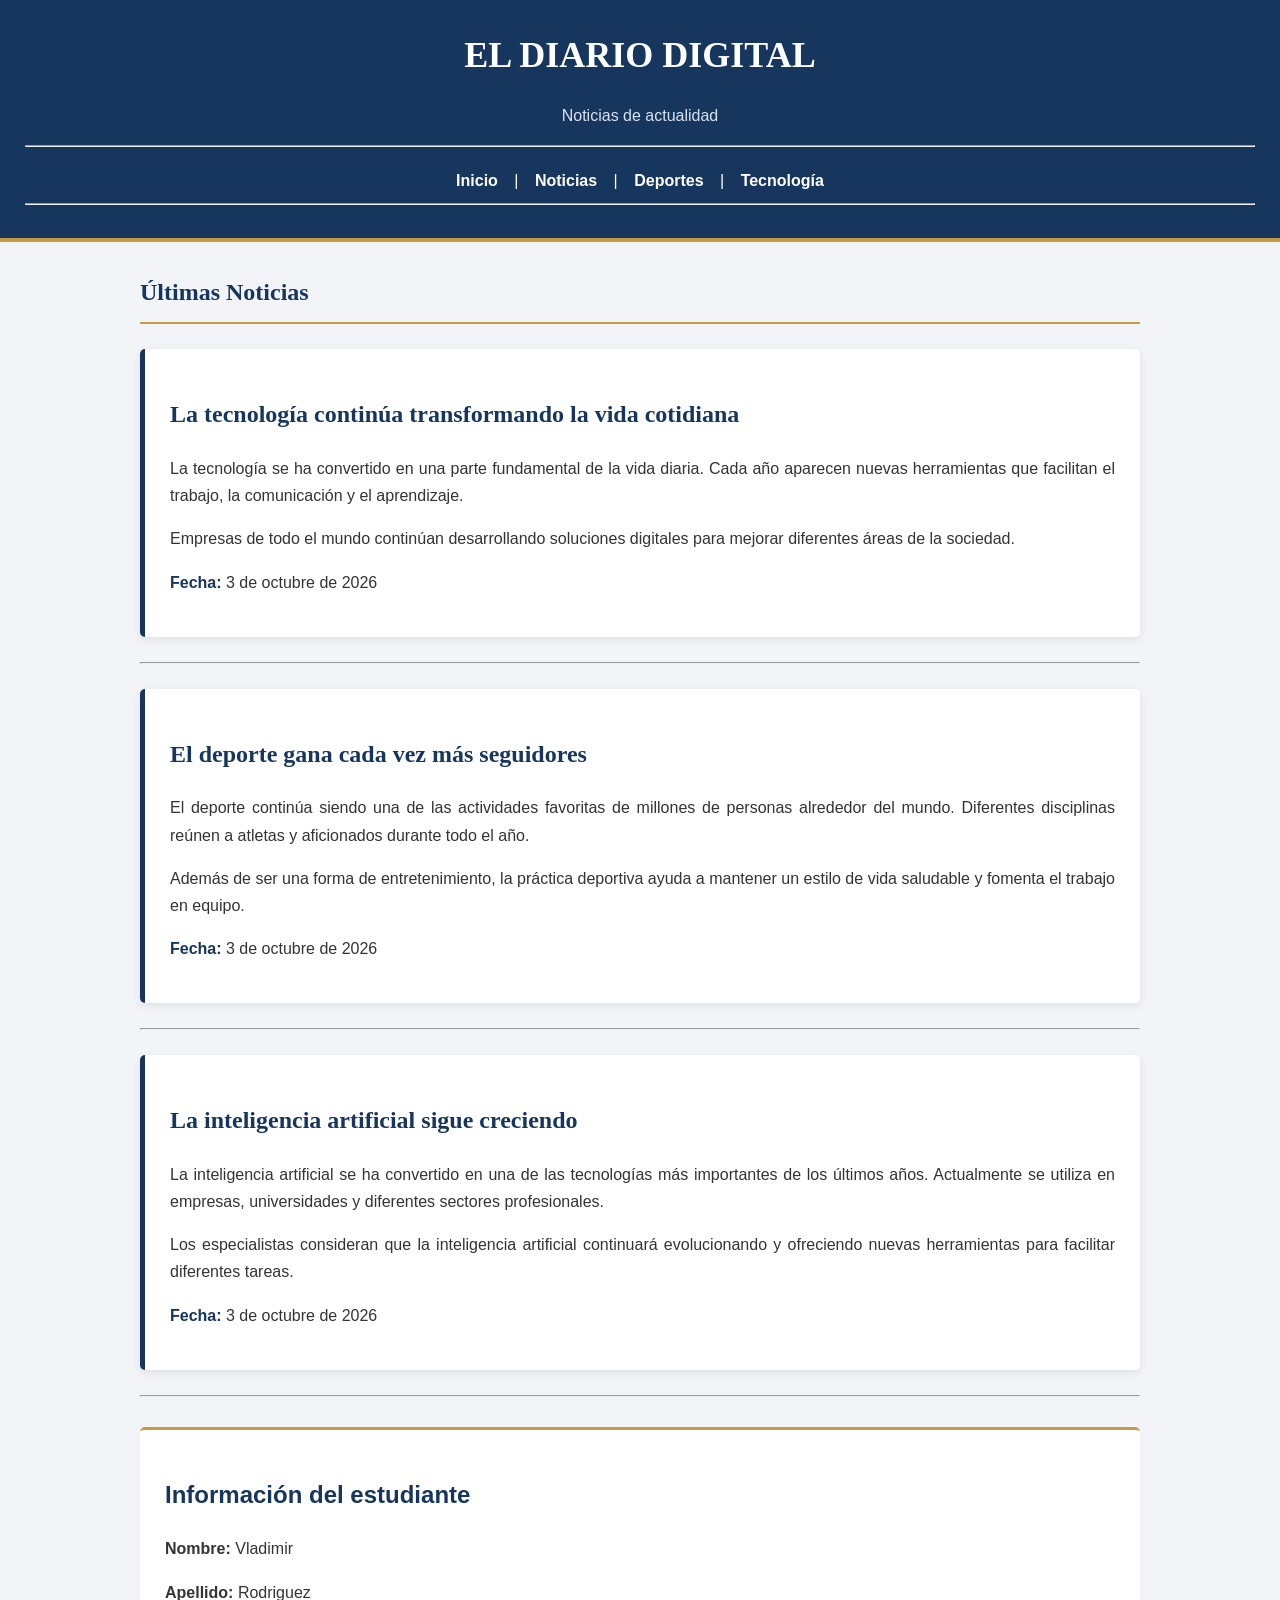
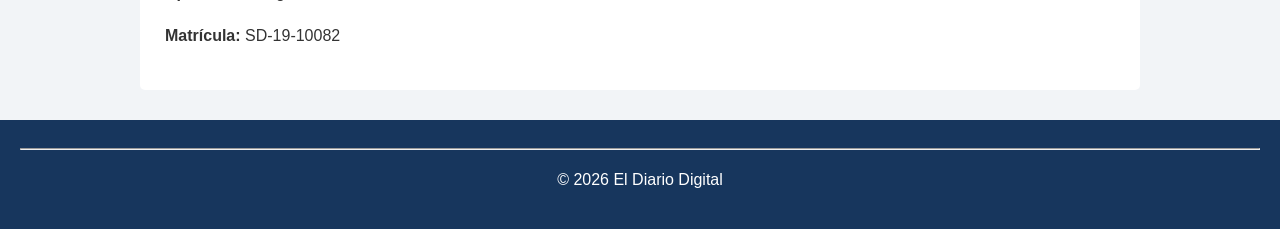
<file: index.html>
<!DOCTYPE html>
<html lang="es">

<head>
    <meta charset="UTF-8">
    <meta name="viewport" content="width=device-width, initial-scale=1.0">
    <title>El Diario Digital</title>
    <link rel="stylesheet" href="estilos.css">
</head>

<body>

    <header>
        <h1>EL DIARIO DIGITAL</h1>
        <p>Noticias de actualidad</p>
        <hr>

        <nav>
            <a href="#inicio">Inicio</a> |
            <a href="#noticias">Noticias</a> |
            <a href="#deportes">Deportes</a> |
            <a href="#tecnologia">Tecnología</a>
        </nav>

        <hr>
    </header>

    <main id="inicio">

        <h2>Últimas Noticias</h2>

        <article id="noticias">
            <h2>La tecnología continúa transformando la vida cotidiana</h2>

            <p>
                La tecnología se ha convertido en una parte fundamental
                de la vida diaria. Cada año aparecen nuevas herramientas
                que facilitan el trabajo, la comunicación y el aprendizaje.
            </p>

            <p>
                Empresas de todo el mundo continúan desarrollando
                soluciones digitales para mejorar diferentes áreas
                de la sociedad.
            </p>

            <p><strong>Fecha:</strong> 3 de octubre de 2026</p>
        </article>

        <hr>

        <article id="deportes">
            <h2>El deporte gana cada vez más seguidores</h2>

            <p>
                El deporte continúa siendo una de las actividades
                favoritas de millones de personas alrededor del mundo.
                Diferentes disciplinas reúnen a atletas y aficionados
                durante todo el año.
            </p>

            <p>
                Además de ser una forma de entretenimiento, la práctica
                deportiva ayuda a mantener un estilo de vida saludable
                y fomenta el trabajo en equipo.
            </p>

            <p><strong>Fecha:</strong> 3 de octubre de 2026</p>
        </article>

        <hr>

        <article id="tecnologia">
            <h2>La inteligencia artificial sigue creciendo</h2>

            <p>
                La inteligencia artificial se ha convertido en una de
                las tecnologías más importantes de los últimos años.
                Actualmente se utiliza en empresas, universidades y
                diferentes sectores profesionales.
            </p>

            <p>
                Los especialistas consideran que la inteligencia
                artificial continuará evolucionando y ofreciendo nuevas
                herramientas para facilitar diferentes tareas.
            </p>

            <p><strong>Fecha:</strong> 3 de octubre de 2026</p>
        </article>

        <hr>

        <section>
            <h2>Información del estudiante</h2>
            <p><strong>Nombre:</strong> Vladimir</p>
            <p><strong>Apellido:</strong> Rodriguez</p>
            <p><strong>Matrícula:</strong> SD-19-10082</p>
        </section>

    </main>

    <footer>
        <hr>
        <p>&copy; 2026 El Diario Digital</p>
    </footer>

</body>

</html>
</file>
<file: estilos.css>
body {
    margin: 0;
    font-family: Arial, Helvetica, sans-serif;
    background-color: #F2F4F7;
    color: #333333;
    line-height: 1.7;
}

header {
    background-color: #17365D;
    color: white;
    text-align: center;
    padding: 25px;
    border-bottom: 4px solid #C49A45;
}

header h1 {
    font-family: Georgia, "Times New Roman", serif;
    font-size: 36px;
    margin: 0;
}

header p {
    color: #D9E2F0;
}

nav {
    margin-top: 20px;
}

nav a {
    color: white;
    text-decoration: none;
    font-weight: bold;
    margin: 0 12px;
}

nav a:hover {
    color: #C49A45;
}

main {
    max-width: 1000px;
    margin: 30px auto;
    padding: 0 20px;
}

main > h2 {
    color: #17365D;
    font-family: Georgia, "Times New Roman", serif;
    border-bottom: 2px solid #C49A45;
    padding-bottom: 10px;
}

article {
    background-color: white;
    margin: 25px 0;
    padding: 25px;
    border-left: 5px solid #17365D;
    border-radius: 5px;
    box-shadow: 0 3px 10px rgba(0, 0, 0, 0.08);
}

article h2 {
    color: #17365D;
    font-family: Georgia, "Times New Roman", serif;
    font-size: 24px;
}

article p {
    text-align: justify;
}

article strong {
    color: #17365D;
}

section {
    background-color: white;
    padding: 25px;
    margin: 30px 0;
    border-top: 3px solid #C49A45;
    border-radius: 5px;
}

section h2 {
    color: #17365D;
}

footer {
    background-color: #17365D;
    color: white;
    text-align: center;
    padding: 20px;
}

@media (max-width: 600px) {
    header h1 {
        font-size: 27px;
    }

    nav a {
        display: inline-block;
        margin: 8px;
    }

    main {
        padding: 0 12px;
    }

    article {
        padding: 18px;
    }

    article h2 {
        font-size: 21px;
    }
}
</file>
